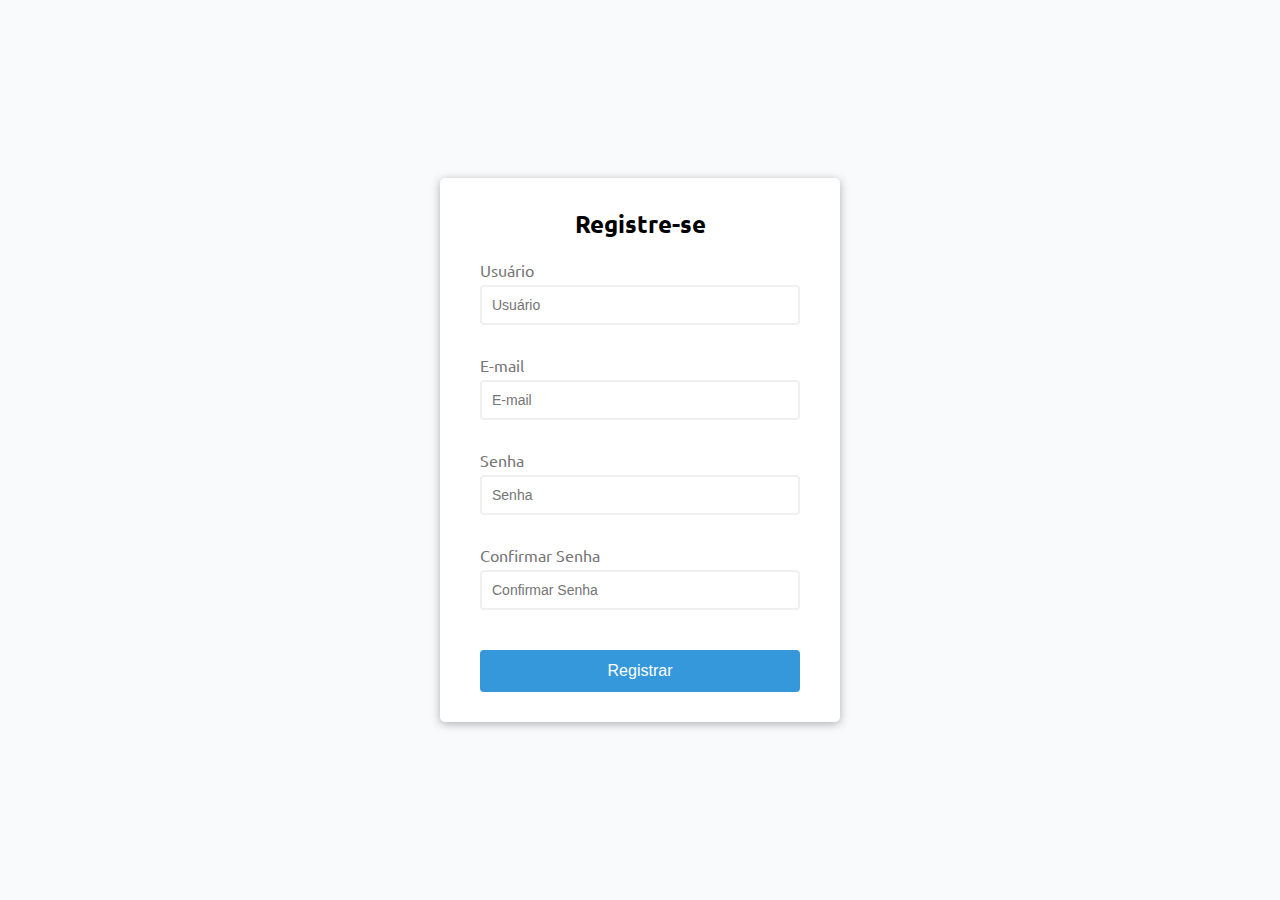
<file: 00_validador/index.html>
<!DOCTYPE html>
<html lang="pt_BR">
<head>
    <meta charset="UTF-8" />
    <meta name="viewport" content="width=device-width, initial-scale=1.0" />
    <meta http-equiv="X-UA-Compatible" content="ie=edge" />
    
    <link rel="stylesheet" href="estilo.css" />
    
    <title>Validador</title>

    <link rel="icon" type="image/x-icon" href="favicon.ico">
</head>
<body>
    <div class="container">
        <form id="form" class="form">
            <h2>Registre-se</h2>
            <div class="form-control">
                <label for="username">Usuário</label>
                <input type="text" id="username" placeholder="Usuário" />
                <small>Mensagem de Erro</small>
            </div>
            <div class="form-control">
                <label for="email">E-mail</label>
                <input type="text" id="email" placeholder="E-mail" />
                <small>Mensagem de Erro</small>
            </div>
            <div class="form-control">
                <label for="senha">Senha</label>
                <input type="password" id="senha" placeholder="Senha" />
                <small>Mensagem de Erro</small>
            </div>
            <div class="form-control">
                <label for="senha2">Confirmar Senha</label>
                <input type="password" id="senha2" placeholder="Confirmar Senha" />
                <small>Mensagem de Erro</small>
            </div>
            <button type="submit">Registrar</button>
        </form>
    </div>


    
    <script src="script.js"></script>
</body>
</html>
</file>
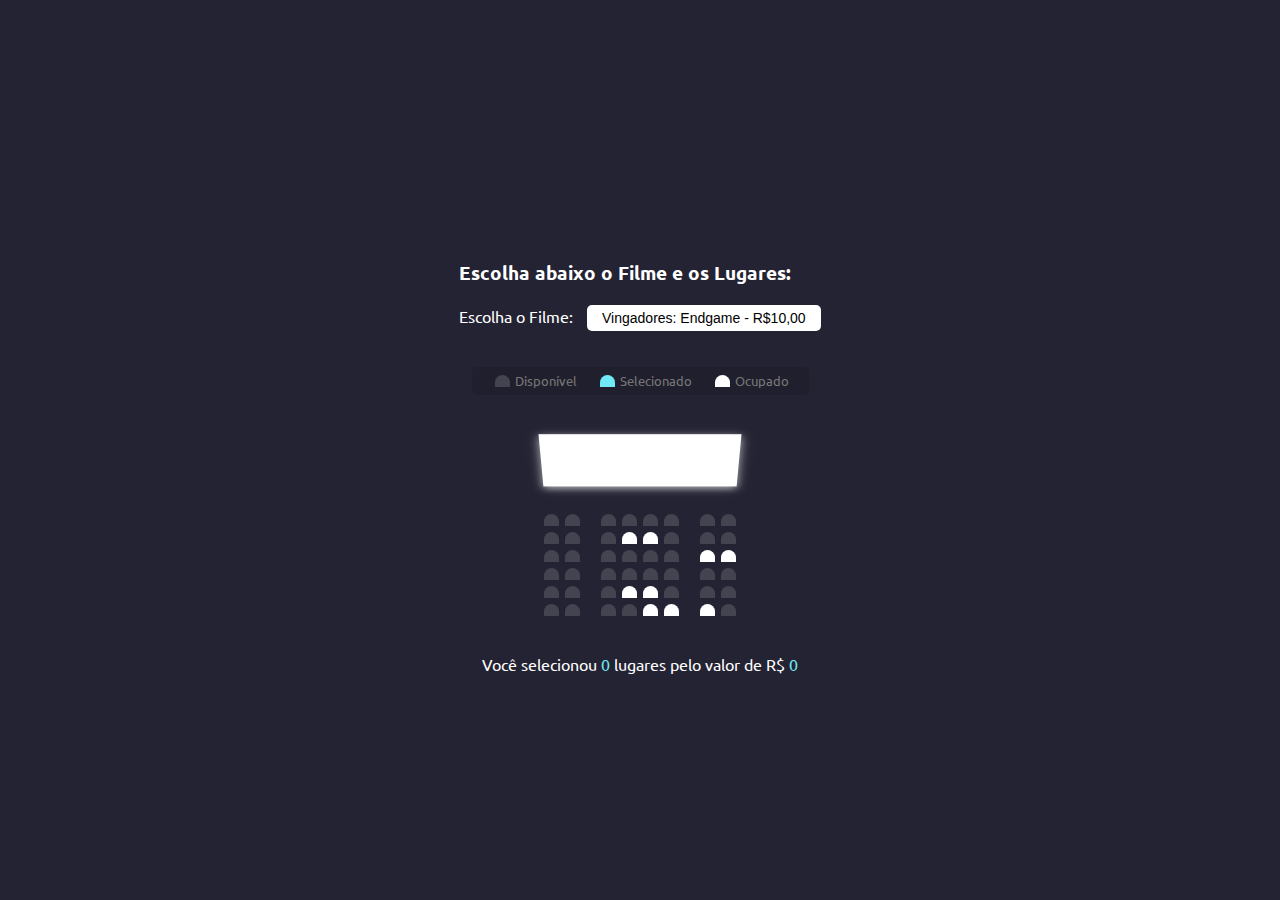
<file: 01_reserva_lugares/index.html>
<!DOCTYPE html>
<html lang="pt_BR">

<head>
    <meta charset="UTF-8" />
    <meta name="viewport" content="width=device-width, initial-scale=1.0" />
    <meta http-equiv="X-UA-Compatible" content="ie=edge" />

    <link rel="stylesheet" href="estilo.css" />
    
    <title>Reserva Lugares</title>

    <link rel="icon" type="image/x-icon" href="favicon.ico">
</head>

<body>
    <div class="movie-container">
        <h3>Escolha abaixo o Filme e os Lugares:</h3>
        <label>Escolha o Filme:</label>
        <select id="movie">
            <option value="10">Vingadores: Endgame - R$10,00</option>
            <option value="12">Coringa - R$ 12,00</option>
            <option value="8">Toy Story 4 - R$ 8,00</option>
            <option value="9">O Rei Leão - R$ 9,00</option>
        </select>
    </div>

    <ul class="showcase">
        <li>
            <div class="seat"></div>
            <small>Disponível</small>
        </li>
        <li>
            <div class="seat selected"></div>
            <small>Selecionado</small>
        </li>
        <li>
            <div class="seat occupied"></div>
            <small>Ocupado</small>
        </li>
    </ul>

    <div class="container">
        <div class="screen"></div>

        <div class="row">
            <div class="seat"></div>
            <div class="seat"></div>
            <div class="seat"></div>
            <div class="seat"></div>
            <div class="seat"></div>
            <div class="seat"></div>
            <div class="seat"></div>
            <div class="seat"></div>
        </div>
        <div class="row">
            <div class="seat"></div>
            <div class="seat"></div>
            <div class="seat"></div>
            <div class="seat occupied"></div>
            <div class="seat occupied"></div>
            <div class="seat"></div>
            <div class="seat"></div>
            <div class="seat"></div>
        </div>
        <div class="row">
            <div class="seat"></div>
            <div class="seat"></div>
            <div class="seat"></div>
            <div class="seat"></div>
            <div class="seat"></div>
            <div class="seat"></div>
            <div class="seat occupied"></div>
            <div class="seat occupied"></div>
        </div>
        <div class="row">
            <div class="seat"></div>
            <div class="seat"></div>
            <div class="seat"></div>
            <div class="seat"></div>
            <div class="seat"></div>
            <div class="seat"></div>
            <div class="seat"></div>
            <div class="seat"></div>
        </div>
        <div class="row">
            <div class="seat"></div>
            <div class="seat"></div>
            <div class="seat"></div>
            <div class="seat occupied"></div>
            <div class="seat occupied"></div>
            <div class="seat"></div>
            <div class="seat"></div>
            <div class="seat"></div>
        </div>
        <div class="row">
            <div class="seat"></div>
            <div class="seat"></div>
            <div class="seat"></div>
            <div class="seat"></div>
            <div class="seat occupied"></div>
            <div class="seat occupied"></div>
            <div class="seat occupied"></div>
            <div class="seat"></div>
        </div>
    </div>

    <p class="text">
        Você selecionou <span id="count">0</span> lugares pelo valor de R$ <span id="total">00,00</span>
    </p>

    <script src="script.js"></script>
</body>

</html>
</file>
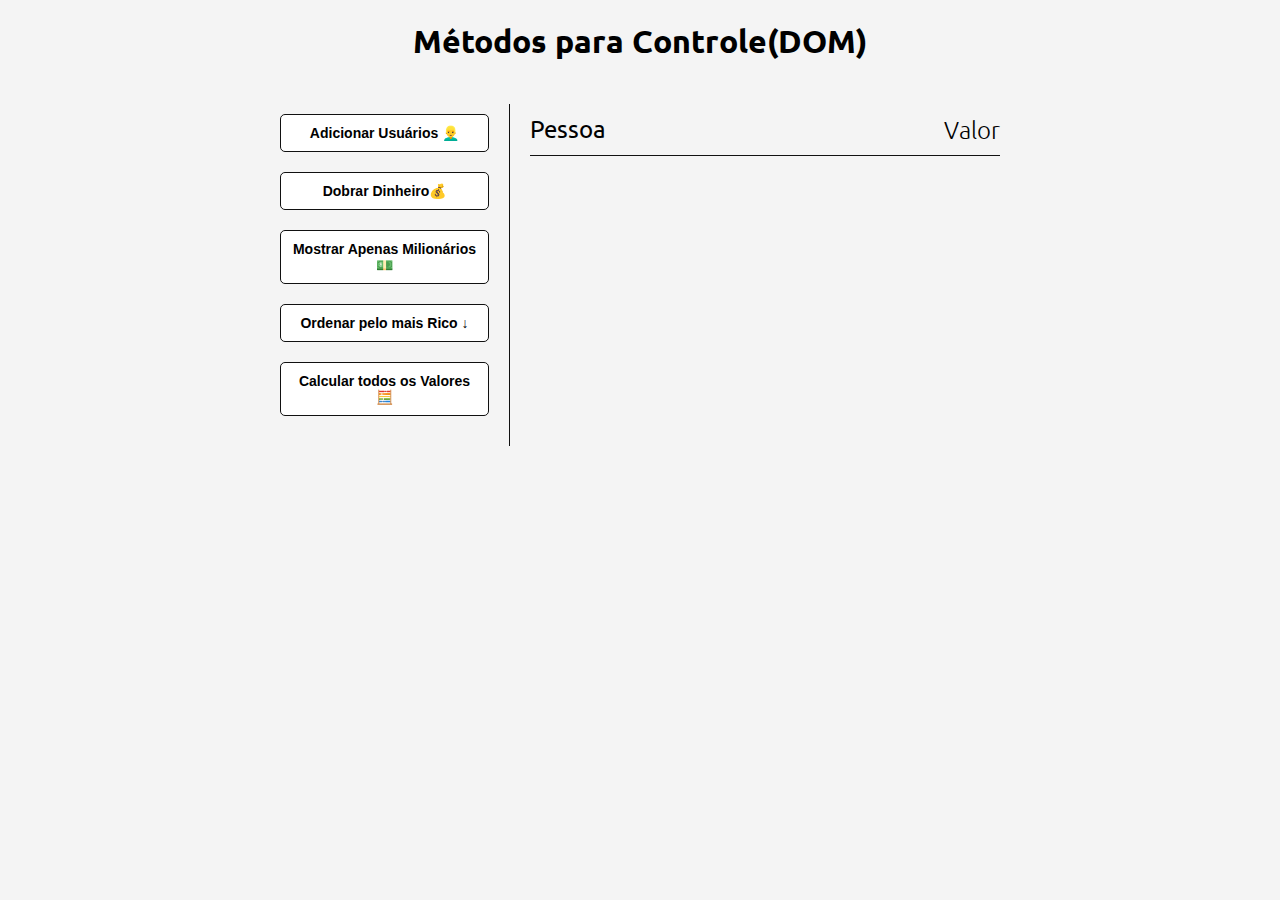
<file: 04_controlador/index.html>
<!DOCTYPE html>
<html lang="pt_BR">

<head>
    <meta charset="UTF-8" />
    <meta name="viewport" content="width=device-width, initial-scale=1.0" />
    <meta http-equiv="X-UA-Compatible" content="ie=edge" />

    <link rel="stylesheet" href="estilo.css" />
    
    <title>Controlador</title>

    <link rel="icon" type="image/x-icon" href="favicon.ico">
</head>

<body>
    <h1>Métodos para Controle(DOM)</h1>

    <div class="container">
        <aside>
            <button id="add-user">Adicionar Usuários 👱‍♂️</button>
            <button id="double">Dobrar Dinheiro💰</button>
            <button id="show-millionaires">Mostrar Apenas Milionários 💵</button>
            <button id="sort">Ordenar pelo mais Rico ↓</button>
            <button id="calculate-wealth">Calcular todos os Valores 🧮</button>
        </aside>

        <main id="main">
            <h2><strong>Pessoa</strong> Valor</h2>
        </main>
    </div>

    <script src="script.js"></script>
</body>

</html>
</file>
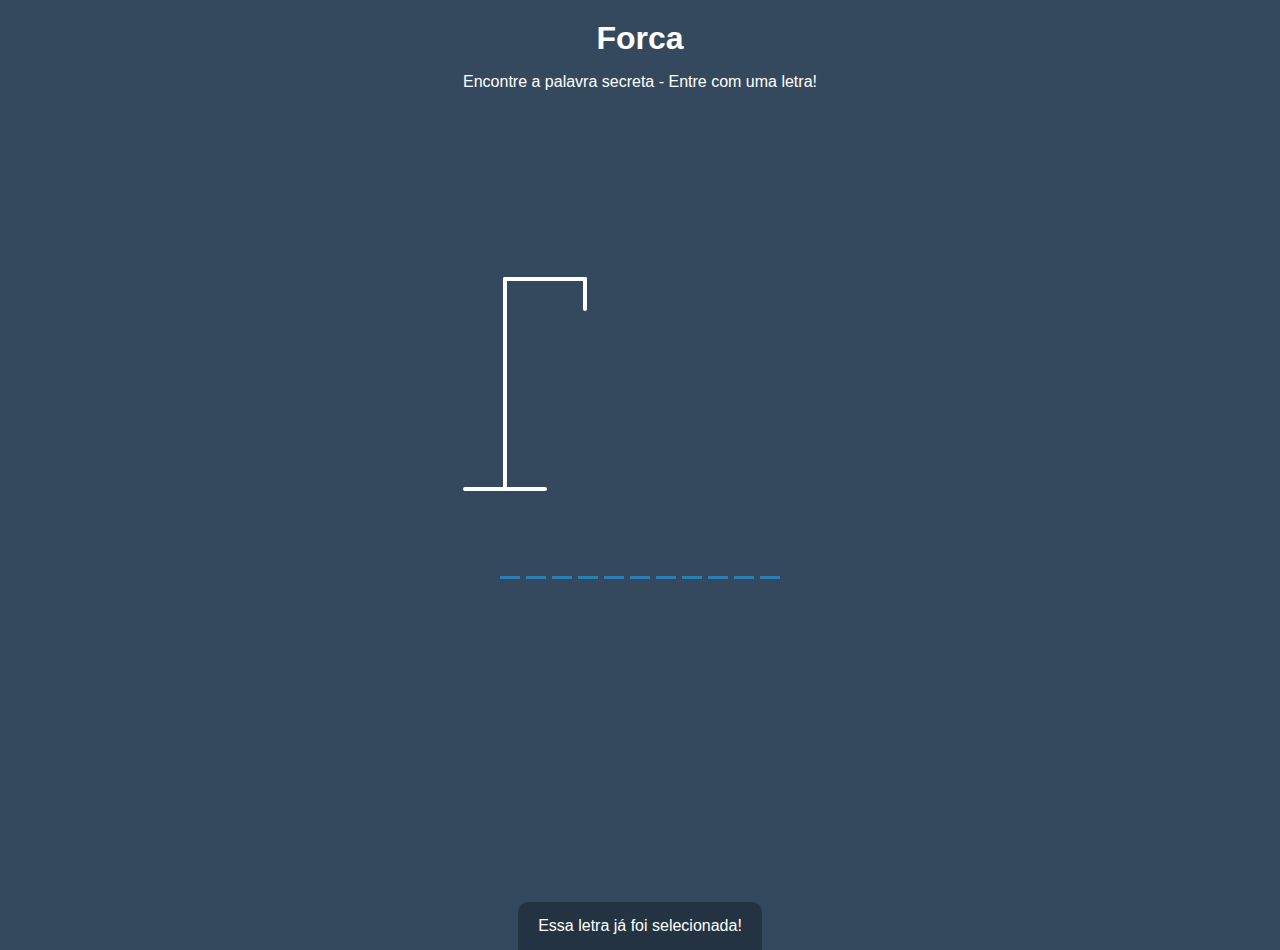
<file: 06_forca/index.html>
<!DOCTYPE html>
<html lang="pt_BR">
<head>
    <meta charset="UTF-8" />
    <meta name="viewport" content="width=device-width, initial-scale=1.0" />
    <meta http-equiv="X-UA-Compatible" content="ie=edge" />
    
    <link rel="stylesheet" href="estilo.css" />
    
    <title>Forca</title>

    <link rel="icon" type="image/x-icon" href="favicon.ico">
</head>

<body>
    <h1>Forca</h1>
    <p>Encontre a palavra secreta - Entre com uma letra!</p>
    <div class="game-container">
        <svg height="250" width="200" class="figure-container">
            <!-- Rod -->
            <line x1="60" y1="20" x2="140" y2="20" />
            <line x1="140" y1="20" x2="140" y2="50" />
            <line x1="60" y1="20" x2="60" y2="230" />
            <line x1="20" y1="230" x2="100" y2="230" />

            <!-- Head -->
            <circle cx="140" cy="70" r="20" class="figure-part" />
            <!-- Body -->
            <line x1="140" y1="90" x2="140" y2="150" class="figure-part" />
            <!-- Arms -->
            <line x1="140" y1="120" x2="120" y2="100" class="figure-part" />
            <line x1="140" y1="120" x2="160" y2="100" class="figure-part" />
            <!-- Legs -->
            <line x1="140" y1="150" x2="120" y2="180" class="figure-part" />
            <line x1="140" y1="150" x2="160" y2="180" class="figure-part" />
        </svg>

        <div class="wrong-letters-container">
            <div id="wrong-letters"></div>
        </div>

        <div class="word" id="word"></div>
    </div>

    <!-- Container for final message -->
    <div class="popup-container" id="popup-container">
        <div class="popup">
            <h2 id="final-message"></h2>
            <h3 id="final-message-reveal-word"></h3>
            <button id="play-button">Jovar novamente</button>
        </div>
    </div>

    <!-- Notification -->
    <div class="notification-container" id="notification-container">
        <p>Essa letra já foi selecionada!</p>
    </div>

    <script src="script.js"></script>
</body>
</html>
</file>
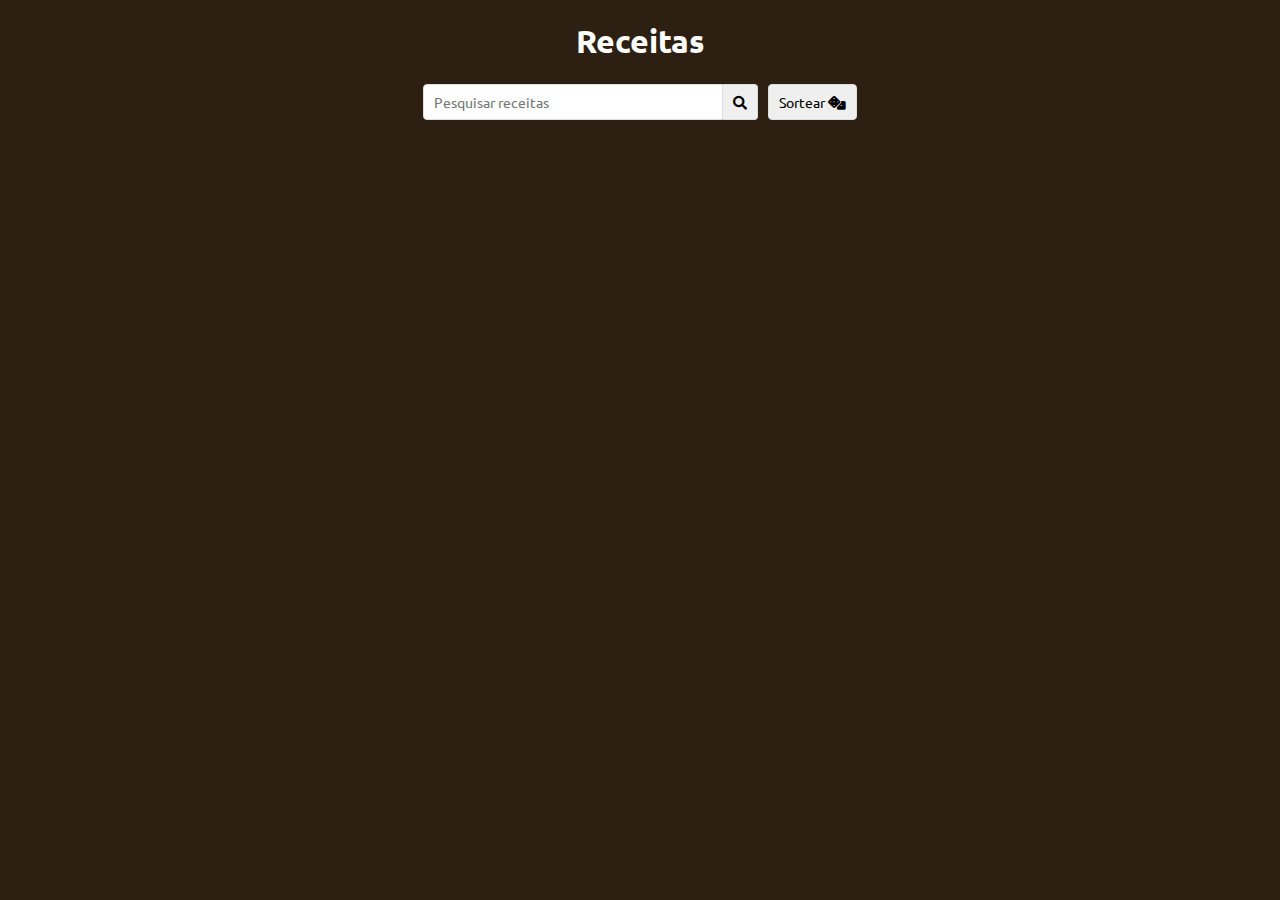
<file: 07_receitas/index.html>
<!DOCTYPE html>
<html lang="pt_BR">
<head>
    <meta charset="UTF-8" />
    <meta name="viewport" content="width=device-width, initial-scale=1.0" />
    <meta http-equiv="X-UA-Compatible" content="ie=edge" />
    
    <link rel="stylesheet" href="https://cdnjs.cloudflare.com/ajax/libs/font-awesome/5.10.2/css/all.min.css" />
    <link rel="stylesheet" href="estilo.css" />
    
    <title>Receitas</title>
    
    <link rel="icon" type="image/x-icon" href="favicon.ico">
</head>
<body>
    <div class="container">
        <h1>Receitas</h1>
        <div class="flex">
            <form class="flex" id="submit">
                <input type="text" id="search" placeholder="Pesquisar receitas" />
                <button class="search-btn" type="submit">
                    <i class="fas fa-search"></i>
                </button>
            </form>
            <button class="random-btn" id="random">
                Sortear 
                <i class="fas fa-dice"></i>
            </button>
        </div>

        <div id="result-heading"></div>
        <div id="meals" class="meals"></div>
        <div id="single-meal"></div>
    </div>

    <script src="script.js"></script>
</body>
</html>
</file>
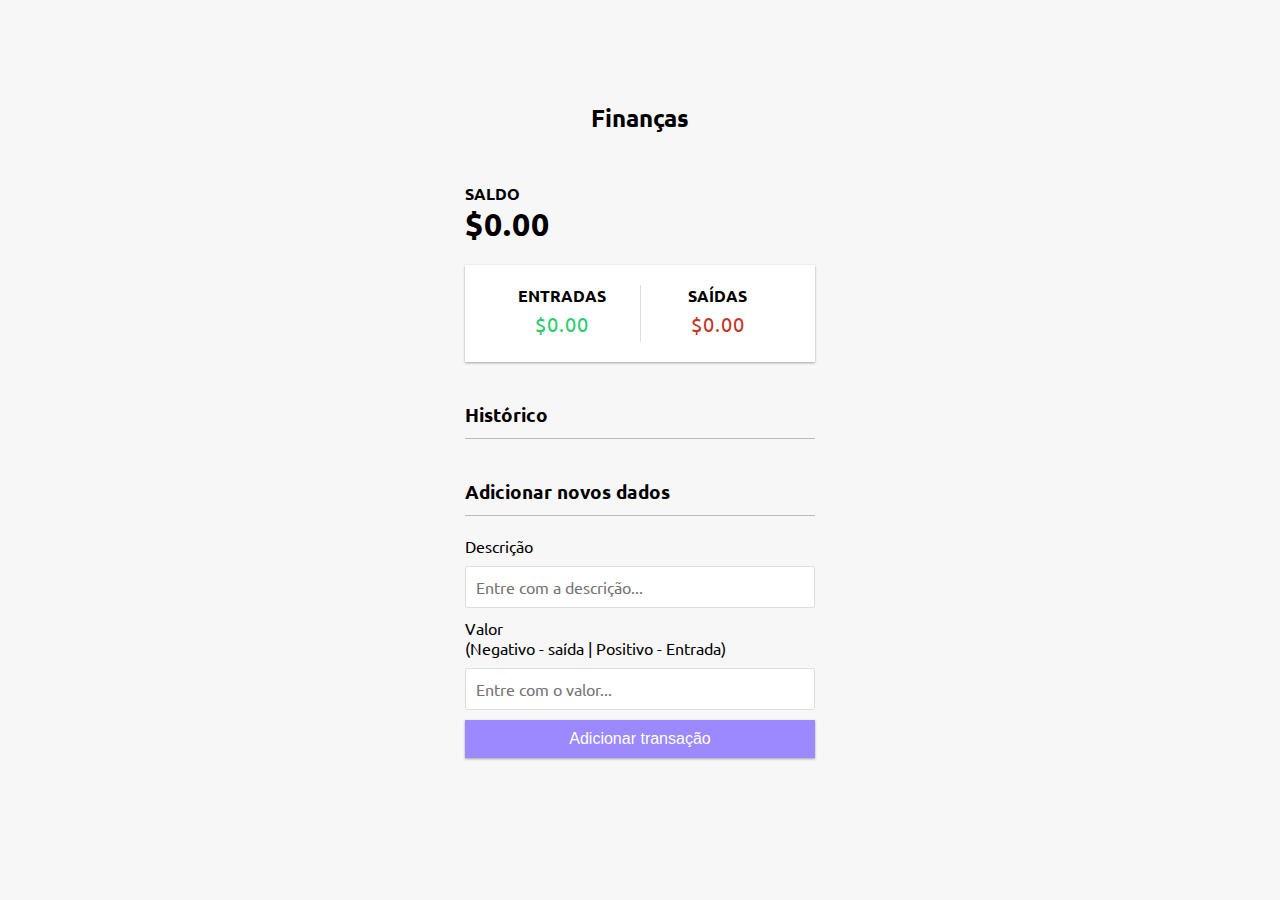
<file: 08_financas/index.html>
<!DOCTYPE html>
<html lang="pt_BR">

<head>
    <meta charset="UTF-8" />
    <meta name="viewport" content="width=device-width, initial-scale=1.0" />
    <meta http-equiv="X-UA-Compatible" content="ie=edge" />
    
    <link rel="stylesheet" href="estilo.css" />
    
    <title>Finanças</title>

    <link rel="icon" type="image/x-icon" href="favicon.ico">
</head>

<body>
    <h2>Finanças</h2>

    <div class="container">
        <h4>Saldo</h4>
        <h1 id="balance">R$ 0.00</h1>

        <div class="inc-exp-container">
            <div>
                <h4>Entradas</h4>
                <p id="money-plus" class="money plus">+ R$ 0.00</p>
            </div>
            <div>
                <h4>Saídas</h4>
                <p id="money-minus" class="money minus">- R$ 0.00</p>
            </div>
        </div>

        <h3>Histórico</h3>
        <ul id="list" class="list">
            <!-- <li class="minus">
          Cash <span>-$400</span><button class="delete-btn">x</button>
        </li> -->
        </ul>

        <h3>Adicionar novos dados</h3>
        <form id="form">
            <div class="form-control">
                <label for="text">Descrição</label>
                <input type="text" id="text" placeholder="Entre com a descrição..." />
            </div>
            <div class="form-control">
                <label for="amount">Valor <br />
                    (Negativo - saída | Positivo - Entrada)</label>
                <input type="number" id="amount" placeholder="Entre com o valor..." />
            </div>
            <button class="btn">Adicionar transação</button>
        </form>
    </div>

    <script src="script.js"></script>
</body>

</html>
</file>
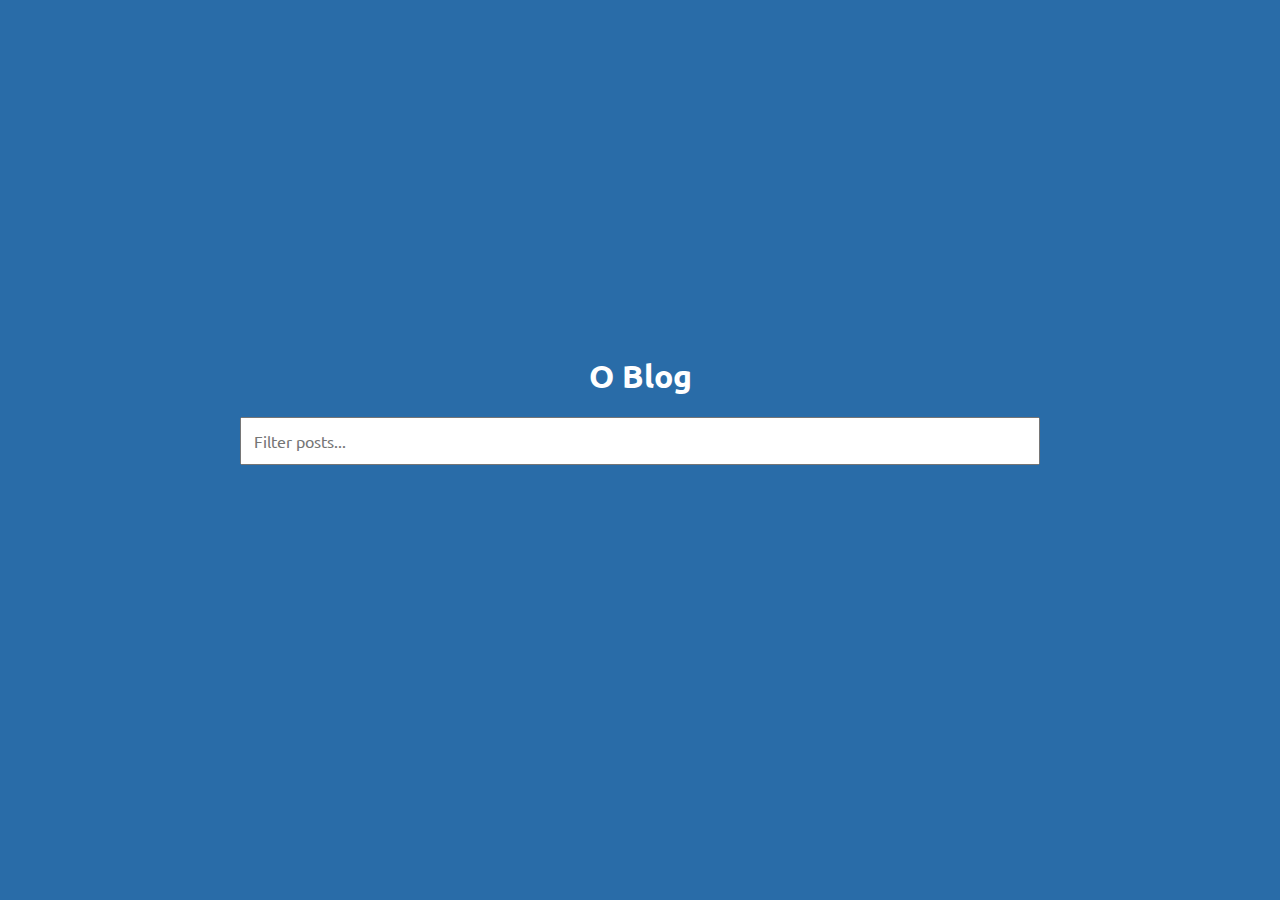
<file: 10_scroll_infinito/index.html>
<!DOCTYPE html>
<html lang="pt_BR">
<head>
    <meta charset="UTF-8" />
    <meta name="viewport" content="width=device-width, initial-scale=1.0" />
    <meta http-equiv="X-UA-Compatible" content="ie=edge" />
    
    <link rel="stylesheet" href="estilo.css" />
    
    <title>My Blog</title>

    <link rel="icon" type="image/x-icon" href="favicon.ico">
</head>

<body>
    <h1>O Blog</h1>

    <div class="filter-container">
        <input type="text" id="filter" class="filter" placeholder="Filter posts..." />
    </div>

    <div id="posts-container"></div>

    <div class="loader">
        <div class="circle"></div>
        <div class="circle"></div>
        <div class="circle"></div>
    </div>

    <script src="script.js"></script>
</body>
</html>
</file>
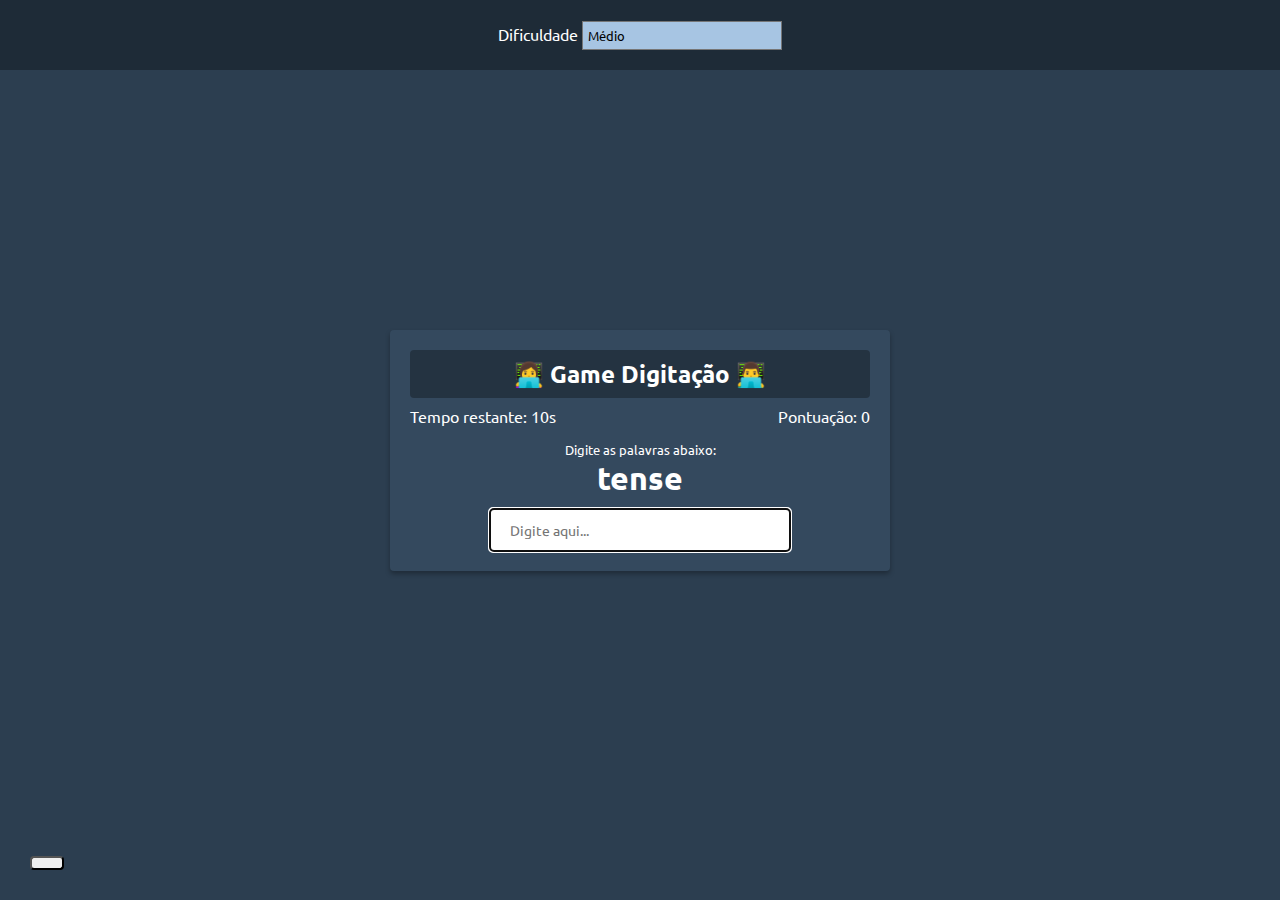
<file: 11_game_digitacao/index.html>
<!DOCTYPE html>
<html lang="pt_BR">
<head>
    <meta charset="UTF-8" />
    <meta name="viewport" content="width=device-width, initial-scale=1.0" />
    <meta http-equiv="X-UA-Compatible" content="ie=edge" />
    
    <link rel="stylesheet" href="https://cdnjs.cloudflare.com/ajax/libs/font-awesome/5.11.2/css/all.min.css"
        integrity="sha256-+N4/V/SbAFiW1MPBCXnfnP9QSN3+Keu+NlB+0ev/YKQ=" crossorigin="anonymous" />
    <link rel="stylesheet" href="estilo.css" />

    <title>Game Digitação</title>

    <link rel="icon" type="image/x-icon" href="favicon.ico">
</head>
<body>
    <button id="settings-btn" class="settings-btn">
        <i class="fas fa-cog"></i>
    </button>

    <div id="settings" class="settings">
        <form id="settings-form">
            <div>
                <label for="difficulty">Dificuldade</label>
                <select id="difficulty">
                    <option value="easy">Fácil</option>
                    <option value="medium">Médio</option>
                    <option value="hard">Dificil</option>
                </select>
            </div>
        </form>
    </div>

    <div class="container">
        <h2>👩‍💻 Game Digitação 👨‍💻</h2>
        <small>Digite as palavras abaixo:</small>

        <h1 id="word"></h1>
        <input type="text" id="text" autocomplete="off" placeholder="Digite aqui..." autofocus />
        <p class="time-container">Tempo restante: <span id="time">10s</span></p>
        <p class="score-container">Pontuação: <span id="score">0</span></p>
        <div id="end-game-container" class="end-game-container"></div>
    </div>

    <script src="script.js"></script>
</body>
</html>
</file>
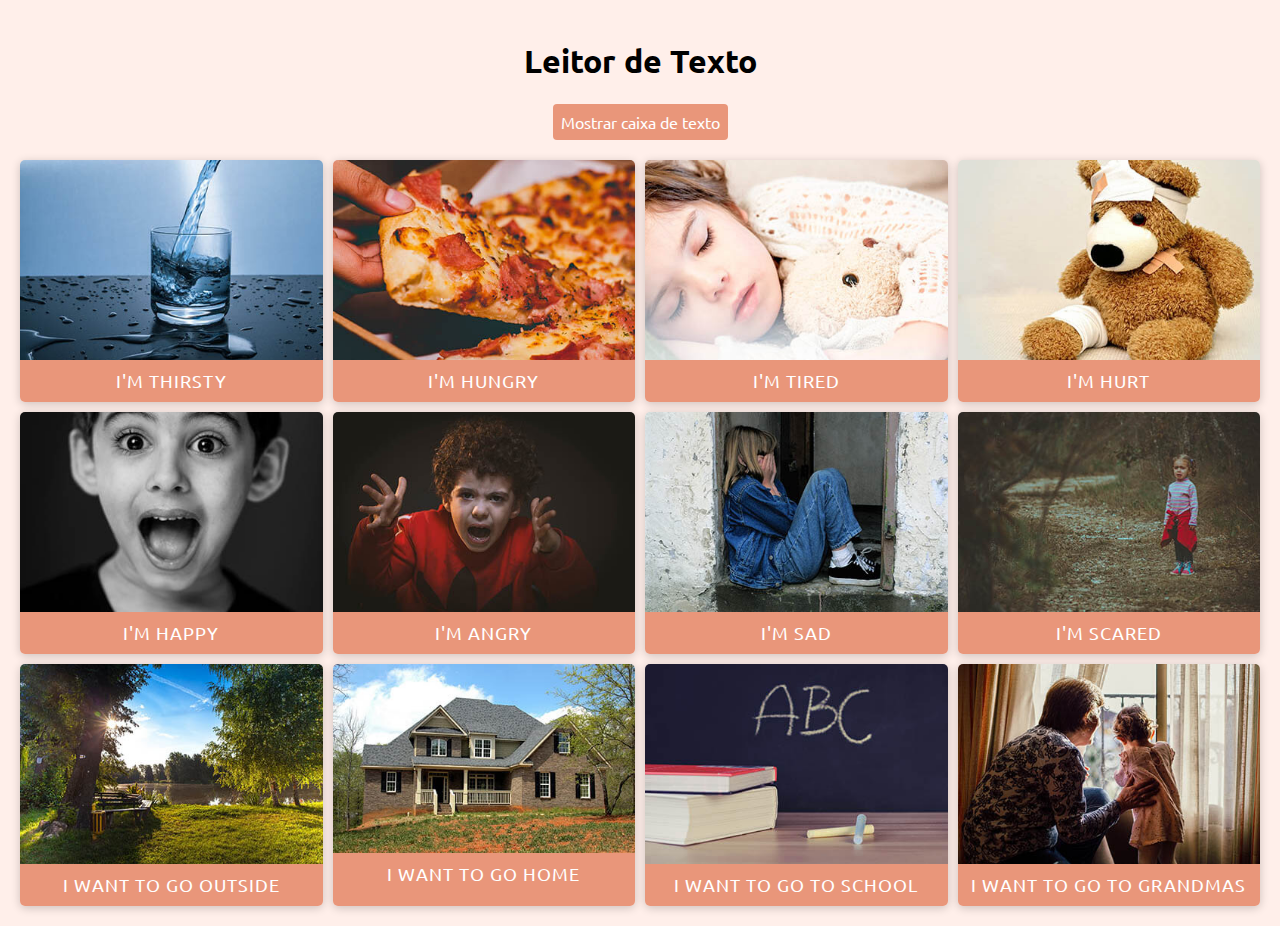
<file: 12_leitor/index.html>
<!DOCTYPE html>
<html lang="pt_BR">
<head>
    <meta charset="UTF-8" />
    <meta name="viewport" content="width=device-width, initial-scale=1.0" />
    <meta http-equiv="X-UA-Compatible" content="ie=edge" />

    <link rel="stylesheet" href="estilo.css" />

    <title>Leitor de Texto</title>

    <link rel="icon" type="image/x-icon" href="favicon.ico">
</head>
<body>
  <div class="container">
    <h1>Leitor de Texto</h1>
      <button id="toggle" class="btn btn-toggle">
        Mostrar caixa de texto
      </button>
      
      <div id="text-box" class="text-box">
        <div id="close" class="close">X</div>
        <h3>Escolher Voz</h3>
        <select id="voices"></select>
        
        <textarea id="text" placeholder="Digite o texto que deseja ler..."></textarea>
        
        <button class="btn" id="read">Ler Texto</button>
      </div>
      <main></main>
  </div>

  <script src="script.js"></script>
</body>
</html>
</file>
<file: 00_validador/estilo.css>
@import url('https://fonts.googleapis.com/css2?family=Ubuntu:wght@300;400;500;700&display=swap');

:root {
    --success-color: #2ecc71;
    --error-color: #e74c3c;
}

* {
    box-sizing: border-box;
}

body {
    background-color: #f9fafb;
    font-family: 'Ubuntu', sans-serif;
    display: flex;
    align-items: center;
    justify-content: center;
    min-height: 100vh;
    margin: 0;
}

.container {
    background-color: #fff;
    border-radius: 5px;
    box-shadow: 0 2px 10px rgba(0, 0, 0, 0.3);
    width: 400px;
}

h2 {
    text-align: center;
    margin: 0 0 20px;
}

.form {
    padding: 30px 40px;
}

.form-control {
    margin-bottom: 10px;
    padding-bottom: 20px;
    position: relative;
}

.form-control label {
    color: #777;
    display: block;
    margin-bottom: 5px;
}

.form-control input {
    border: 2px solid #f0f0f0;
    border-radius: 4px;
    display: block;
    width: 100%;
    padding: 10px;
    font-size: 14px;
}

.form-control input:focus {
    outline: 0;
    border-color: #777;
}

.form-control.success input {
    border-color: var(--success-color);
}

.form-control.error input {
    border-color: var(--error-color);
}

.form-control small {
    color: var(--error-color);
    position: absolute;
    bottom: 0;
    left: 0;
    visibility: hidden;
}

.form-control.error small {
    visibility: visible;
}

.form button {
    cursor: pointer;
    background-color: #3498db;
    border: 2px solid #3498db;
    border-radius: 4px;
    color: #fff;
    display: block;
    font-size: 16px;
    padding: 10px;
    margin-top: 20px;
    width: 100%;
}
</file>
<file: 01_reserva_lugares/estilo.css>
@import url('https://fonts.googleapis.com/css2?family=Ubuntu:wght@300;400;500;700&display=swap');

* {
  box-sizing: border-box;
}

body {
  background-color: #242333;
  color: #fff;
  display: flex;
  flex-direction: column;
  align-items: center;
  justify-content: center;
  height: 100vh;
  font-family: 'Ubuntu', sans-serif;
  margin: 0;
}

.movie-container {
  margin: 20px 0;
}

.movie-container select {
  background-color: #fff;
  border: 0;
  border-radius: 5px;
  font-size: 14px;
  margin-left: 10px;
  padding: 5px 15px 5px 15px;
  -moz-appearance: none;
  -webkit-appearance: none;
  appearance: none;
}

.container {
  perspective: 1000px;
  margin-bottom: 30px;
}

.seat {
  background-color: #444451;
  height: 12px;
  width: 15px;
  margin: 3px;
  border-top-left-radius: 10px;
  border-top-right-radius: 10px;
}

.seat.selected {
  background-color: #6feaf6;
}

.seat.occupied {
  background-color: #fff;
}

.seat:nth-of-type(2) {
  margin-right: 18px;
}

.seat:nth-last-of-type(2) {
  margin-left: 18px;
}

.seat:not(.occupied):hover {
  cursor: pointer;
  transform: scale(1.2);
}

.showcase .seat:not(.occupied):hover {
  cursor: default;
  transform: scale(1);
}

.showcase {
  background: rgba(0, 0, 0, 0.1);
  padding: 5px 10px;
  border-radius: 5px;
  color: #777;
  list-style-type: none;
  display: flex;
  justify-content: space-between;
}

.showcase li {
  display: flex;
  align-items: center;
  justify-content: center;
  margin: 0 10px;
}

.showcase li small {
  margin-left: 2px;
}

.row {
  display: flex;
}

.screen {
  background-color: #fff;
  height: 70px;
  width: 100%;
  margin: 15px 0;
  transform: rotateX(-45deg);
  box-shadow: 0 3px 10px rgba(255, 255, 255, 0.7);
}

p.text {
  margin: 5px 0;
}

p.text span {
  color: #6feaf6;
}
</file>
<file: 04_controlador/estilo.css>
@import url('https://fonts.googleapis.com/css2?family=Ubuntu:wght@300;400;500;700&display=swap');

* {
    box-sizing: border-box;
}

body {
    background: #f4f4f4;
    font-family: 'Ubuntu', sans-serif;
    display: flex;
    flex-direction: column;
    align-items: center;
    min-height: 100vh;
    margin: 0;
}

.container {
    display: flex;
    padding: 20px;
    margin: 0 auto;
    max-width: 100%;
    width: 800px;
}

aside {
    padding: 10px 20px;
    width: 250px;
    border-right: 1px solid #111;
}

button {
    cursor: pointer;
    background-color: #fff;
    border: solid 1px #111;
    border-radius: 5px;
    display: block;
    width: 100%;
    padding: 10px;
    margin-bottom: 20px;
    font-weight: bold;
    font-size: 14px;
}

main {
    flex: 1;
    padding: 10px 20px;
}

h2 {
    border-bottom: 1px solid #111;
    padding-bottom: 10px;
    display: flex;
    justify-content: space-between;
    font-weight: 300;
    margin: 0 0 20px;
}

h3 {
    background-color: #fff;
    border-bottom: 1px solid #111;
    padding: 10px;
    display: flex;
    justify-content: space-between;
    font-weight: 300;
    margin: 20px 0 0;
}

.person {
    display: flex;
    justify-content: space-between;
    font-size: 20px;
    margin-bottom: 10px;
}
</file>
<file: 06_forca/estilo.css>
* {
    box-sizing: border-box;
}

body {
    background-color: #34495e;
    color: #fff;
    font-family: Arial, Helvetica, sans-serif;
    display: flex;
    flex-direction: column;
    align-items: center;
    height: 80vh;
    margin: 0;
    overflow: hidden;
}

h1 {
    margin: 20px 0 0;
}

.game-container {
    padding: 20px 30px;
    position: relative;
    margin: auto;
    height: 350px;
    width: 450px;
}

.figure-container {
    fill: transparent;
    stroke: #fff;
    stroke-width: 4px;
    stroke-linecap: round;
}

.figure-part {
    display: none;
}

.wrong-letters-container {
    position: absolute;
    top: 20px;
    right: 20px;
    display: flex;
    flex-direction: column;
    text-align: right;
}

.wrong-letters-container p {
    margin: 0 0 5px;
}

.wrong-letters-container span {
    font-size: 24px;
}

.word {
    display: flex;
    position: absolute;
    bottom: 10px;
    left: 50%;
    transform: translateX(-50%);
}

.letter {
    border-bottom: 3px solid #2980b9;
    display: inline-flex;
    font-size: 30px;
    align-items: center;
    justify-content: center;
    margin: 0 3px;
    height: 50px;
    width: 20px;
}

.popup-container {
    background-color: rgba(0, 0, 0, 0.3);
    position: fixed;
    top: 0;
    bottom: 0;
    left: 0;
    right: 0;
    /* display: flex; */
    display: none;
    align-items: center;
    justify-content: center;
}

.popup {
    background: #2980b9;
    border-radius: 5px;
    box-shadow: 0 15px 10px 3px rgba(0, 0, 0, 0.1);
    padding: 20px;
    text-align: center;
}

.popup button {
    cursor: pointer;
    background-color: #fff;
    color: #2980b9;
    border: 0;
    margin-top: 20px;
    padding: 12px 20px;
    font-size: 16px;
}

.popup button:active {
    transform: scale(0.98);
}

.popup button:focus {
    outline: 0;
}

.notification-container {
    background-color: rgba(0, 0, 0, 0.3);
    border-radius: 10px 10px 0 0;
    padding: 15px 20px;
    position: absolute;
    bottom: -50px;
    transition: transform 0.3s ease-in-out;
}

.notification-container p {
    margin: 0;
}

.notification-container.show {
    transform: translateY(-50px);
}
</file>
<file: 07_receitas/estilo.css>
@import url('https://fonts.googleapis.com/css2?family=Ubuntu:wght@300;400;500;700&display=swap');

* {
    box-sizing: border-box;
}

body {
    background: #2d2013;
    color: #fff;
    font-family: 'Ubuntu', sans-serif;
    margin: 0;
}

.container {
    margin: auto;
    max-width: 800px;
    display: flex;
    flex-direction: column;
    align-items: center;
    justify-content: center;
    text-align: center;
}

.flex {
    display: flex;
}

input,
button {
    border: 1px solid #dedede;
    border-top-left-radius: 4px;
    border-bottom-left-radius: 4px;
    font-size: 14px;
    padding: 8px 10px;
    margin: 0;
    font-family: 'Ubuntu', sans-serif;
}

input[type='text'] {
    width: 300px;
}

.search-btn {
    cursor: pointer;
    border-left: 0;
    border-radius: 0;
    border-top-right-radius: 4px;
    border-bottom-right-radius: 4px;
}

.random-btn {
    cursor: pointer;
    margin-left: 10px;
    border-top-right-radius: 4px;
    border-bottom-right-radius: 4px;
}

.meals {
    display: grid;
    grid-template-columns: repeat(4, 1fr);
    grid-gap: 20px;
    margin-top: 20px;
}

.meal {
    cursor: pointer;
    position: relative;
    height: 180px;
    width: 180px;
    text-align: center;
}

.meal img {
    width: 100%;
    height: 100%;
    border: 4px #fff solid;
    border-radius: 2px;
}

.meal-info {
    position: absolute;
    top: 0;
    left: 0;
    height: 100%;
    width: 100%;
    background: rgba(0, 0, 0, 0.7);
    display: flex;
    align-items: center;
    justify-content: center;
    transition: opacity 0.2s ease-in;
    opacity: 0;
}

.meal:hover .meal-info {
    opacity: 1;
}

.single-meal {
    margin: 30px auto;
    width: 70%;
}

.single-meal img {
    width: 300px;
    margin: 15px;
    border: 4px #fff solid;
    border-radius: 2px;
}

.single-meal-info {
    margin: 20px;
    padding: 10px;
    border: 2px #e09850 dashed;
    border-radius: 5px;
}

.single-meal p {
    margin: 0;
    letter-spacing: 0.5px;
    line-height: 1.5;
}

.single-meal ul {
    padding-left: 0;
    list-style-type: none;
}

.single-meal ul li {
    border: 1px solid #ededed;
    border-radius: 5px;
    background-color: #fff;
    display: inline-block;
    color: #2d2013;
    font-size: 12px;
    font-weight: bold;
    padding: 5px;
    margin: 0 5px 5px 0;
}

@media (max-width: 800px) {
    .meals {
        grid-template-columns: repeat(3, 1fr);
    }
}

@media (max-width: 700px) {
    .meals {
        grid-template-columns: repeat(2, 1fr);
    }

    .meal {
        height: 200px;
        width: 200px;
    }
}

@media (max-width: 500px) {
    input[type='text'] {
        width: 100%;
    }

    .meals {
        grid-template-columns: 1fr;
    }

    .meal {
        height: 300px;
        width: 300px;
    }
}
</file>
<file: 08_financas/estilo.css>
@import url('https://fonts.googleapis.com/css2?family=Ubuntu:wght@300;400;500;700&display=swap');

:root {
    --box-shadow: 0 1px 3px rgba(0, 0, 0, 0.12), 0 1px 2px rgba(0, 0, 0, 0.24);
}

* {
    box-sizing: border-box;
}

body {
    background-color: #f7f7f7;
    display: flex;
    flex-direction: column;
    align-items: center;
    justify-content: center;
    min-height: 100vh;
    margin: 0;
    font-family: 'Ubuntu', sans-serif;
}

.container {
    margin: 30px auto;
    width: 350px;
}

h1 {
    letter-spacing: 1px;
    margin: 0;
}

h3 {
    border-bottom: 1px solid #bbb;
    padding-bottom: 10px;
    margin: 40px 0 10px;
}

h4 {
    margin: 0;
    text-transform: uppercase;
}

.inc-exp-container {
    background-color: #fff;
    box-shadow: var(--box-shadow);
    padding: 20px;
    display: flex;
    justify-content: space-between;
    margin: 20px 0;
}

.inc-exp-container>div {
    flex: 1;
    text-align: center;
}

.inc-exp-container>div:first-of-type {
    border-right: 1px solid #dedede;
}

.money {
    font-size: 20px;
    letter-spacing: 1px;
    margin: 5px 0;
}

.money.plus {
    color: #2ecc71;
}

.money.minus {
    color: #c0392b;
}

label {
    display: inline-block;
    margin: 10px 0;
}

input[type='text'],
input[type='number'] {
    border: 1px solid #dedede;
    border-radius: 2px;
    display: block;
    font-family: 'Ubuntu', sans-serif;
    font-size: 16px;
    padding: 10px;
    width: 100%;
}

.btn {
    cursor: pointer;
    background-color: #9c88ff;
    box-shadow: var(--box-shadow);
    color: #fff;
    border: 0;
    display: block;
    font-size: 16px;
    margin: 10px 0 30px;
    padding: 10px;
    width: 100%;
}

.btn:focus,
.delete-btn:focus {
    outline: 0;
}

.list {
    list-style-type: none;
    padding: 0;
    margin-bottom: 40px;
}

.list li {
    background-color: #fff;
    box-shadow: var(--box-shadow);
    color: #333;
    display: flex;
    justify-content: space-between;
    position: relative;
    padding: 10px;
    margin: 10px 0;
}

.list li.plus {
    border-right: 5px solid #2ecc71;
}

.list li.minus {
    border-right: 5px solid #c0392b;
}

.delete-btn {
    cursor: pointer;
    background-color: #e74c3c;
    border: 0;
    color: #fff;
    font-size: 20px;
    line-height: 20px;
    padding: 2px 5px;
    position: absolute;
    top: 50%;
    left: 0;
    transform: translate(-100%, -50%);
    opacity: 0;
    transition: opacity 0.3s ease;
}

.list li:hover .delete-btn {
    opacity: 1;
}
</file>
<file: 10_scroll_infinito/estilo.css>
@import url('https://fonts.googleapis.com/css2?family=Ubuntu:wght@300;400;500;700&display=swap');

* {
    box-sizing: border-box;
}

body {
    background-color: #296ca8;
    color: #fff;
    font-family: 'Ubuntu', sans-serif;
    display: flex;
    flex-direction: column;
    align-items: center;
    justify-content: center;
    min-height: 100vh;
    margin: 0;
    padding-bottom: 100px;
}

h1 {
    margin-bottom: 0;
    text-align: center;
}

.filter-container {
    margin-top: 20px;
    width: 80vw;
    max-width: 800px;
}

.filter {
    width: 100%;
    padding: 12px;
    font-size: 16px;
}

.post {
    position: relative;
    background-color: #4992d3;
    box-shadow: 0 2px 4px rgba(0, 0, 0, 0.3);
    border-radius: 3px;
    padding: 20px;
    margin: 40px 0;
    display: flex;
    width: 80vw;
    max-width: 800px;
}

.post .post-title {
    margin: 0;
}

.post .post-body {
    margin: 15px 0 0;
    line-height: 1.3;
}

.post .post-info {
    margin-left: 20px;
}

.post .number {
    position: absolute;
    top: -15px;
    left: -15px;
    font-size: 15px;
    width: 40px;
    height: 40px;
    border-radius: 50%;
    background: #fff;
    color: #296ca8;
    display: flex;
    align-items: center;
    justify-content: center;
    padding: 7px 10px;
}

.loader {
    opacity: 0;
    display: flex;
    position: fixed;
    bottom: 50px;
    transition: opacity 0.3s ease-in;
}

.loader.show {
    opacity: 1;
}

.circle {
    background-color: #fff;
    width: 10px;
    height: 10px;
    border-radius: 50%;
    margin: 5px;
    animation: bounce 0.5s ease-in infinite;
}

.circle:nth-of-type(2) {
    animation-delay: 0.1s;
}

.circle:nth-of-type(3) {
    animation-delay: 0.2s;
}

@keyframes bounce {

    0%,
    100% {
        transform: translateY(0);
    }

    50% {
        transform: translateY(-10px);
    }
}

input {
    font-family: 'Ubuntu', sans-serif;
}
</file>
<file: 11_game_digitacao/estilo.css>
@import url('https://fonts.googleapis.com/css2?family=Ubuntu:wght@300;400;500;700&display=swap');

* {
    box-sizing: border-box;
}

body {
    background-color: #2c3e50;
    display: flex;
    align-items: center;
    justify-content: center;
    min-height: 100vh;
    margin: 0;
    font-family: 'Ubuntu', sans-serif;
}

button {
    cursor: pointer;
    font-size: 14px;
    border-radius: 4px;
    padding: 5px 15px;
}

select {
    width: 200px;
    padding: 5px;
    appearance: none;
    -webkit-appearance: none;
    -moz-appearance: none;
    border-radius: 0;
    background-color: #a7c5e3;
}

select:focus,
button:focus {
    outline: 0;
}

.settings-btn {
    position: absolute;
    bottom: 30px;
    left: 30px;
}

.settings {
    position: absolute;
    top: 0;
    left: 0;
    width: 100%;
    background-color: rgba(0, 0, 0, 0.3);
    height: 70px;
    color: #fff;
    display: flex;
    align-items: center;
    justify-content: center;
    transform: translateY(0);
    transition: transform 0.3s ease-in-out;
}

.settings.hide {
    transform: translateY(-100%);
}

.container {
    background-color: #34495e;
    padding: 20px;
    border-radius: 4px;
    box-shadow: 0 3px 5px rgba(0, 0, 0, 0.3);
    color: #fff;
    position: relative;
    text-align: center;
    width: 500px;
}

h2 {
    background-color: rgba(0, 0, 0, 0.3);
    padding: 8px;
    border-radius: 4px;
    margin: 0 0 40px;
}

h1 {
    margin: 0;
}

input,
select {
    font-family: 'Ubuntu', sans-serif;
}

input {
    border: 0;
    border-radius: 4px;
    font-size: 14px;
    width: 300px;
    padding: 12px 20px;
    margin-top: 10px;
}

.score-container {
    position: absolute;
    top: 60px;
    right: 20px;
}

.time-container {
    position: absolute;
    top: 60px;
    left: 20px;
}

.end-game-container {
    background-color: inherit;
    display: none;
    align-items: center;
    justify-content: center;
    flex-direction: column;
    position: absolute;
    top: 0;
    left: 0;
    width: 100%;
    height: 100%;
    z-index: 1;
}
</file>
<file: 12_leitor/estilo.css>
@import url('https://fonts.googleapis.com/css2?family=Ubuntu:wght@300;400;500;700&display=swap');

* {
  box-sizing: border-box;
}

body {
  background: #ffefea;
  font-family: 'Ubuntu', sans-serif;
  min-height: 100vh;
  margin: 0;
}

h1 {
  text-align: center;
}

.container {
  margin: auto;
  padding: 20px;
}

.btn {
  cursor: pointer;
  background-color: darksalmon;
  border: 0;
  font-family: 'Ubuntu', sans-serif;
  border-radius: 4px;
  color: #fff;
  font-size: 16px;
  padding: 8px;
}

.btn:active {
  transform: scale(0.98);
}

.btn:focus,
select:focus {
  outline: 0;
}

.btn-toggle {
  display: block;
  margin: auto;
  margin-bottom: 20px;
}

.text-box {
  width: 70%;
  position: absolute;
  top: 30%;
  left: 50%;
  transform: translate(-50%, -800px);
  background-color: #333;
  color: #fff;
  padding: 20px;
  border-radius: 5px;
  transition: all 1s ease-in-out;
}

.text-box.show {
  transform: translate(-50%, 0);
}

.text-box select {
  background-color: darksalmon;
  border: 0;
  font-family: 'Ubuntu', sans-serif;
  color: #fff;
  font-size: 12px;
  height: 30px;
  width: 100%;
}

.text-box textarea {
  border: 1px #dadada solid;
  border-radius: 4px;
  font-family: 'Ubuntu', sans-serif;
  font-size: 16px;
  padding: 8px;
  margin: 15px 0;
  width: 100%;
  height: 150px;
}

.text-box .btn {
  width: 100%;
}

.text-box .close {
  float: right;
  text-align: right;
  cursor: pointer;
}

main {
  display: grid;
  grid-template-columns: repeat(4, 1fr);
  grid-gap: 10px;
}

.box {
  box-shadow: 0 2px 10px rgba(0, 0, 0, 0.2);
  border-radius: 5px;
  cursor: pointer;
  display: flex;
  flex-direction: column;
  overflow: hidden;
  transition: box-shadow 0.2s ease-out;
}

.box.active {
  box-shadow: 0 0 10px 5px darksalmon;
}

.box img {
  width: 100%;
  object-fit: cover;
  height: 200px;
}

.box .info {
  background-color: darksalmon;
  color: #fff;
  font-size: 18px;
  letter-spacing: 1px;
  text-transform: uppercase;
  margin: 0;
  padding: 10px;
  text-align: center;
  height: 100%;
}

@media (max-width: 1100px) {
  main {
    grid-template-columns: repeat(3, 1fr);
  }
}

@media (max-width: 760px) {
  main {
    grid-template-columns: repeat(2, 1fr);
  }
}

@media (max-width: 500px) {
  main {
    grid-template-columns: 1fr;
  }
}
</file>
